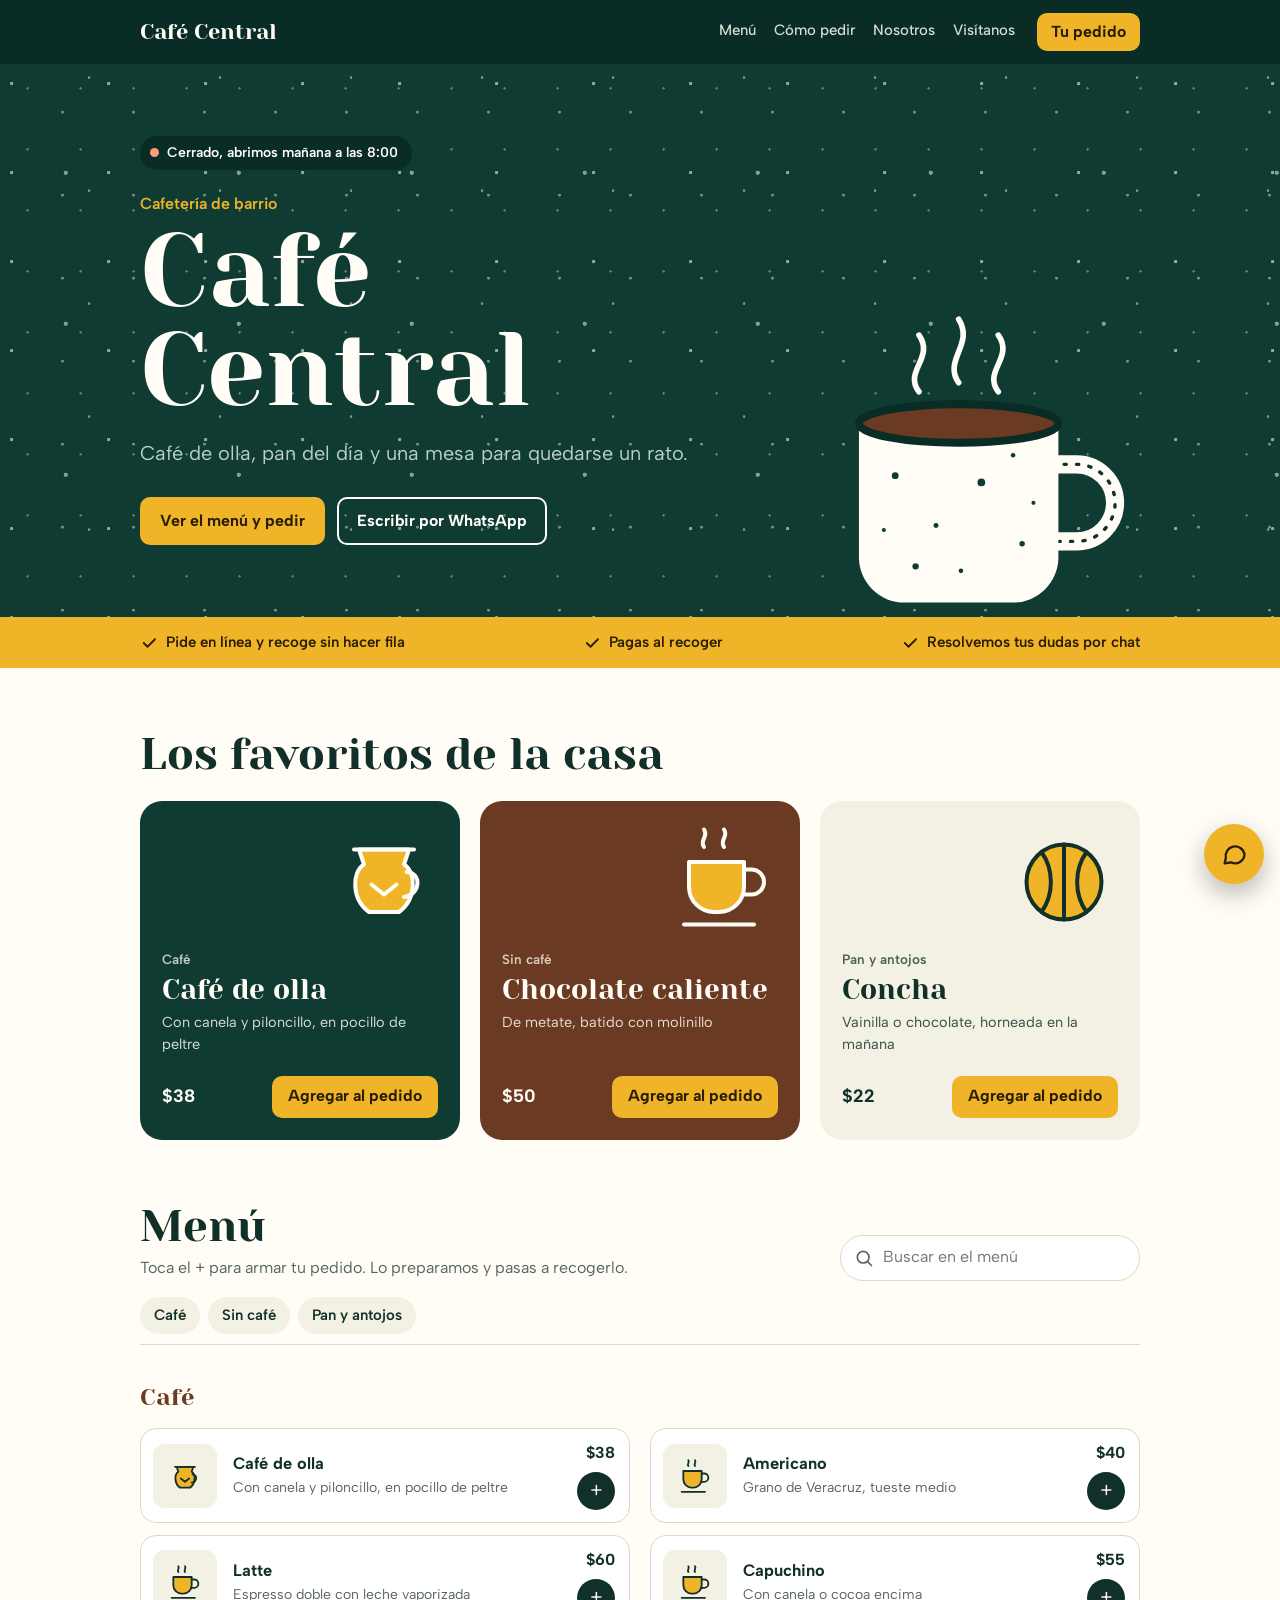
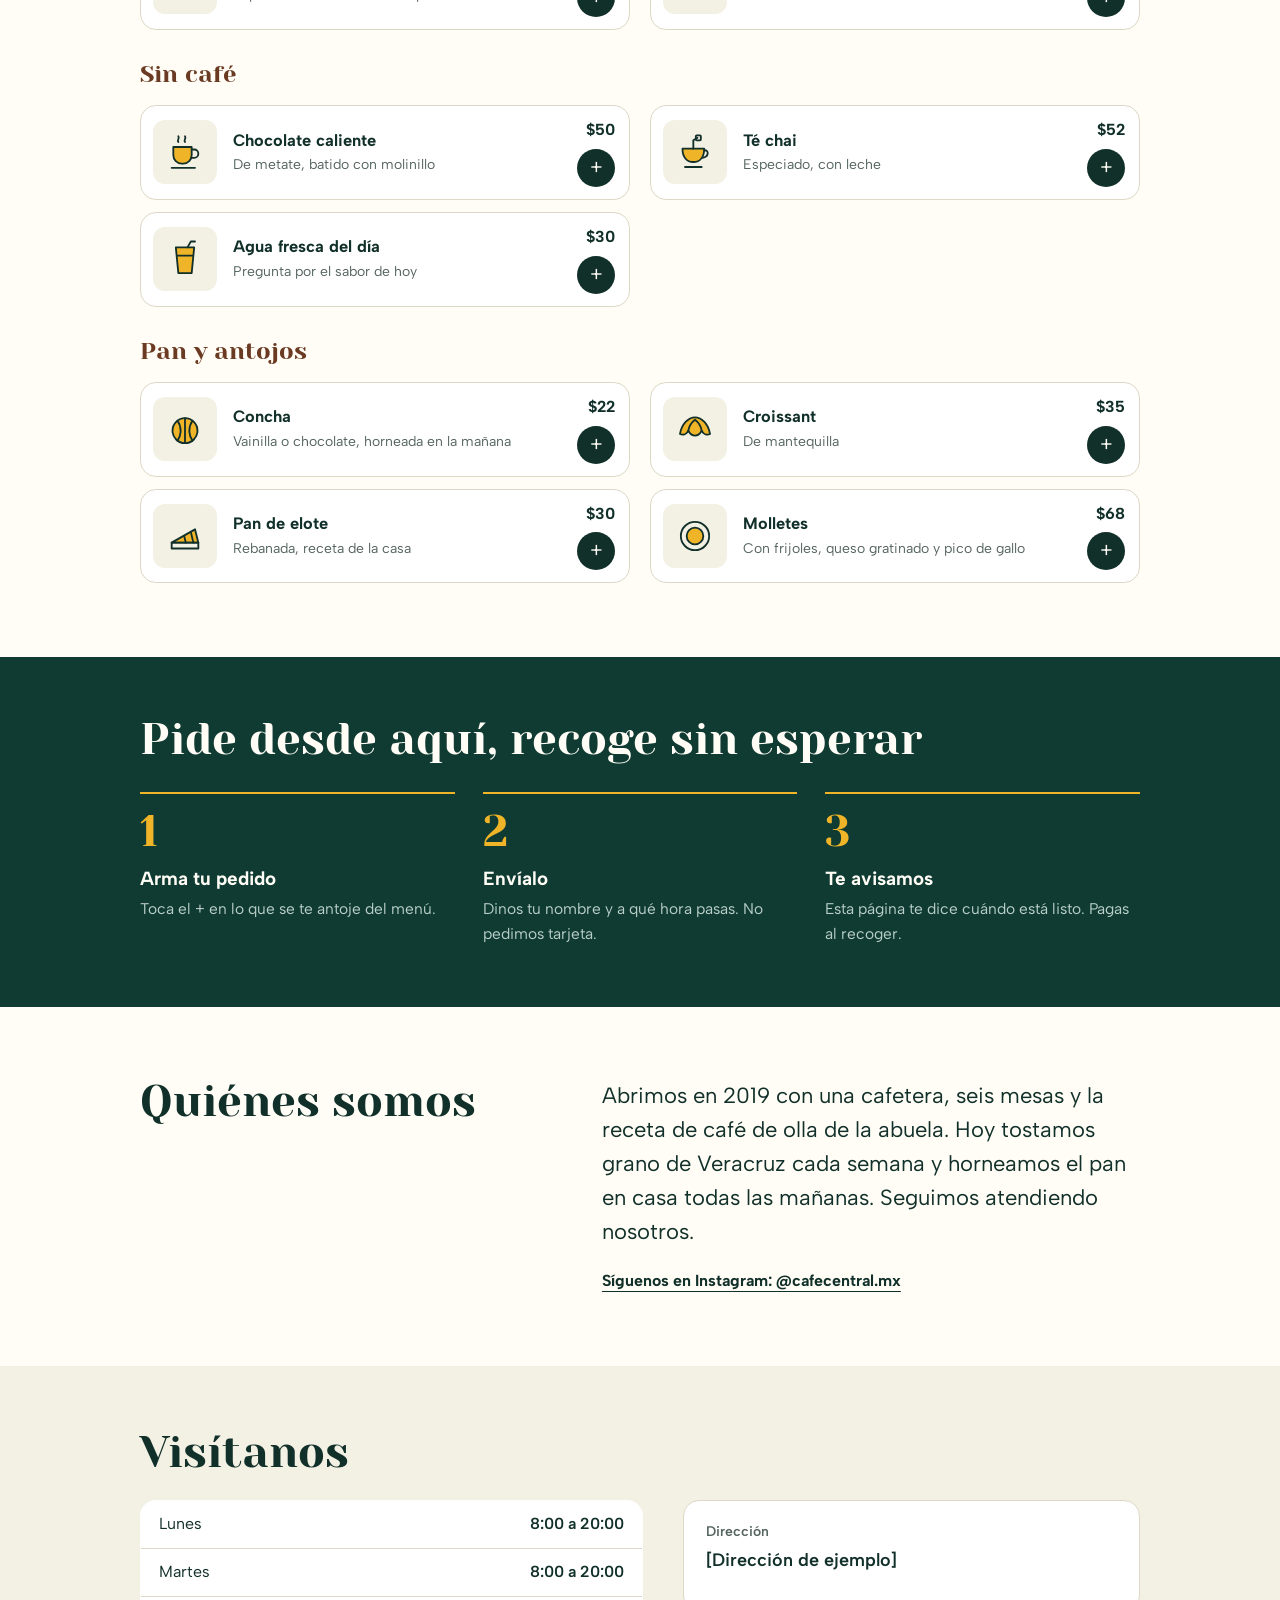
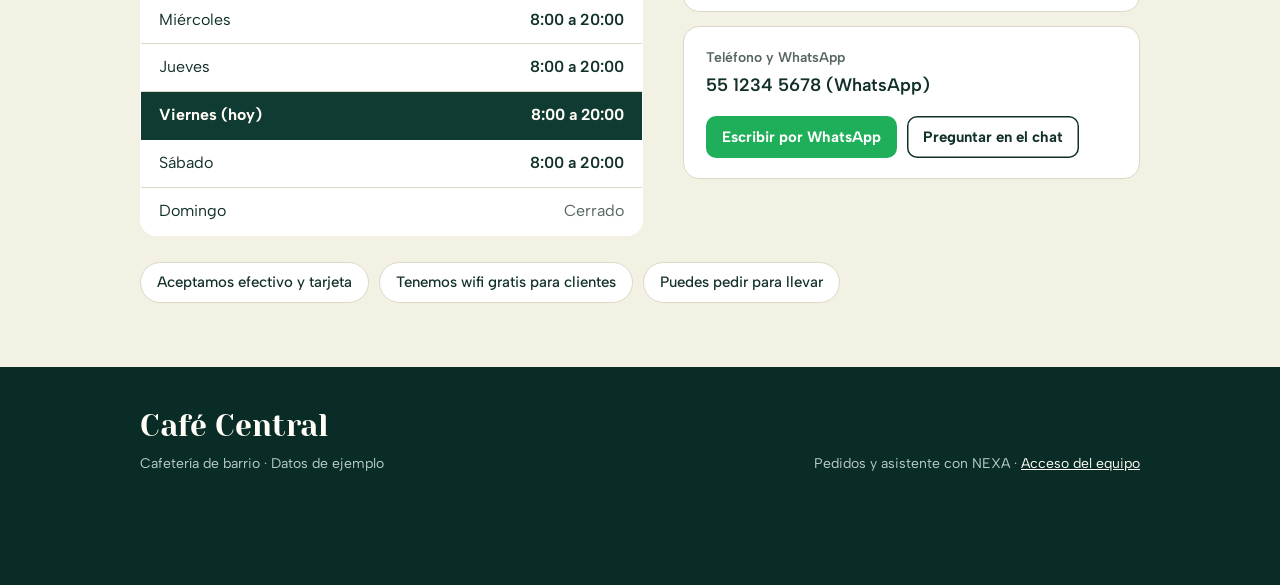
<file: index.html>
<!doctype html>
<html lang="es" data-tema="cafeteria">
<head>
<meta charset="utf-8">
<meta name="viewport" content="width=device-width,initial-scale=1">
<title>Bienvenido</title>
<meta name="description" content="Menú, horario y pedidos para recoger.">
<meta name="theme-color" content="#0A2C26">
<link rel="icon" href="data:image/svg+xml,%3Csvg xmlns='http://www.w3.org/2000/svg' viewBox='0 0 64 64'%3E%3Crect width='64' height='64' rx='14' fill='%230F3B33'/%3E%3Cpath d='M16 24h26v14a10 10 0 0 1-10 10h-6a10 10 0 0 1-10-10z' fill='%23FFFDF6'/%3E%3Cpath d='M42 28h3a5 5 0 0 1 0 10h-3' fill='none' stroke='%23FFFDF6' stroke-width='4'/%3E%3C/svg%3E">
<link rel="preconnect" href="https://fonts.googleapis.com">
<link rel="stylesheet" href="https://fonts.googleapis.com/css2?family=Albert+Sans:wght@400;500;600;700&family=Bowlby+One&family=Bricolage+Grotesque:opsz,wght@12..96,700&family=Marcellus&family=Yeseva+One&display=swap">
<link rel="stylesheet" href="site.css">
</head>
<body>
<header class="bar">
  <div class="wrap">
    <a class="name" href="#inicio" id="barName"></a>
    <nav aria-label="Secciones"><a href="#menu">Menú</a><a href="#como-pedir">Cómo pedir</a><a href="#nosotros" id="navAbout">Nosotros</a><a href="#visitanos">Visítanos</a></nav>
    <button class="cartbtn" id="cartBtn" type="button">Tu pedido <b id="cartCount" hidden>0</b></button>
  </div>
</header>

<main>
  <section class="hero" id="inicio">
    <div class="wrap">
      <div class="hero-text">
        <p class="status" id="status" hidden><i></i><span id="statusText"></span></p>
        <p class="giro" id="siteGiro" hidden></p>
        <h1 id="siteName">&nbsp;</h1>
        <p class="lema" id="siteLema" hidden></p>
        <div class="cta">
          <a class="btn" href="#menu">Ver el menú y pedir</a>
          <a class="btn ghost" id="heroWa" href="#" target="_blank" rel="noopener" hidden>Escribir por WhatsApp</a>
        </div>
      </div>
      <svg class="mug" viewBox="0 0 300 300" aria-hidden="true">
        <g class="steam" fill="none" stroke="#FFFDF6" stroke-width="5" stroke-linecap="round">
          <path d="M105 96c-14-18 14-30 0-50"/><path d="M140 88c-14-20 14-34 0-56"/><path d="M175 96c-14-18 14-30 0-50"/>
        </g>
        <path d="M222 160h22a34 34 0 0 1 0 68h-26" fill="none" stroke="#FFFDF6" stroke-width="16"/>
        <path d="M222 160h22a34 34 0 0 1 0 68h-26" fill="none" stroke="#12302A" stroke-width="3" stroke-dasharray="2 9" stroke-linecap="round"/>
        <path d="M52 124h176v118a40 40 0 0 1-40 40H92a40 40 0 0 1-40-40z" fill="#FFFDF6"/>
        <g fill="#0F3B33"><circle cx="84" cy="170" r="3"/><circle cx="120" cy="214" r="2.2"/><circle cx="160" cy="176" r="3.4"/><circle cx="196" cy="230" r="2.4"/><circle cx="102" cy="250" r="2.8"/><circle cx="188" cy="152" r="2"/><circle cx="142" cy="254" r="2"/><circle cx="74" cy="218" r="1.8"/><circle cx="206" cy="194" r="1.8"/></g>
        <ellipse cx="140" cy="124" rx="88" ry="17" fill="#6B3A22"/>
        <ellipse cx="140" cy="124" rx="88" ry="17" fill="none" stroke="#0A2C26" stroke-width="7"/>
      </svg>
    </div>
  </section>

  <div class="strip"><div class="wrap">
    <span><svg viewBox="0 0 24 24" aria-hidden="true"><path d="M5 12l5 5L20 7"/></svg>Pide en línea y recoge sin hacer fila</span>
    <span><svg viewBox="0 0 24 24" aria-hidden="true"><path d="M5 12l5 5L20 7"/></svg>Pagas al recoger</span>
    <span><svg viewBox="0 0 24 24" aria-hidden="true"><path d="M5 12l5 5L20 7"/></svg>Resolvemos tus dudas por chat</span>
  </div></div>

  <section class="favs wrap" id="favoritos" hidden>
    <h2>Los favoritos de la casa</h2>
    <div class="fav-grid" id="favGrid"></div>
  </section>

  <section class="menu wrap" id="menu">
    <div class="menu-head">
      <div><h2>Menú</h2><p class="lead">Toca el + para armar tu pedido. Lo preparamos y pasas a recogerlo.</p></div>
      <div class="search"><svg viewBox="0 0 24 24" aria-hidden="true"><circle cx="11" cy="11" r="7"/><path d="M16.5 16.5L21 21"/></svg>
        <label class="vh" for="find">Buscar en el menú</label><input type="search" id="find" placeholder="Buscar en el menú" autocomplete="off"></div>
    </div>
    <nav class="cats" id="cats" aria-label="Categorías del menú" hidden></nav>
    <div id="siteMenu"></div>
  </section>

  <section class="how" id="como-pedir">
    <div class="wrap">
      <h2>Pide desde aquí, recoge sin esperar</h2>
      <ol>
        <li><b>Arma tu pedido</b><span>Toca el + en lo que se te antoje del menú.</span></li>
        <li><b>Envíalo</b><span>Dinos tu nombre y a qué hora pasas. No pedimos tarjeta.</span></li>
        <li><b>Te avisamos</b><span>Esta página te dice cuándo está listo. Pagas al recoger.</span></li>
      </ol>
    </div>
  </section>

  <section class="about" id="nosotros" hidden>
    <div class="wrap">
      <h2>Quiénes somos</h2>
      <div><p id="siteHistoria"></p><a class="insta" id="siteInsta" target="_blank" rel="noopener" hidden></a></div>
    </div>
  </section>

  <section class="visit" id="visitanos">
    <div class="wrap">
      <h2>Visítanos</h2>
      <div class="grid">
        <div>
          <table class="hours" id="hoursTable" hidden><caption class="vh">Horario por día</caption><tbody></tbody></table>
          <div class="card" id="hoursText" hidden><h3>Horario</h3><p id="vHorario"></p></div>
        </div>
        <div>
          <div class="card"><h3>Dirección</h3><p id="vDir"></p><div class="acts"><a class="btn" id="mapBtn" target="_blank" rel="noopener" hidden>Cómo llegar</a></div></div>
          <div class="card"><h3>Teléfono y WhatsApp</h3><p id="vTel"></p><div class="acts"><a class="btn wa" id="waBtn" target="_blank" rel="noopener" hidden>Escribir por WhatsApp</a><button class="btn ghost" type="button" id="chatBtn">Preguntar en el chat</button></div></div>
        </div>
      </div>
      <ul class="tags" id="siteExtra" hidden></ul>
    </div>
  </section>
</main>

<footer>
  <div class="wrap">
    <span><span class="big" id="footName"></span><span id="footGiro"></span><span id="demoNote" hidden> · Datos de ejemplo</span></span>
    <span>Pedidos y asistente con NEXA · <a href="equipo.html">Acceso del equipo</a></span>
  </div>
</footer>

<button class="track" id="track" type="button" hidden><b id="trackTitle"></b><span id="trackSub"></span></button>

<div class="shade" id="shade" hidden></div>
<aside class="drawer" id="drawer" role="dialog" aria-modal="true" aria-labelledby="cartTitle" hidden>
  <header><h2 id="cartTitle">Arma tu pedido</h2><button class="x" id="closeCart" type="button" aria-label="Cerrar">×</button></header>
  <div class="body" id="cartBody"></div>
  <form class="foot" id="orderForm" hidden>
    <div><label class="l" for="oNombre">¿A nombre de quién?</label><input type="text" id="oNombre" maxlength="60" autocomplete="given-name" required></div>
    <div><label class="l" for="oHora">¿Cuándo pasas por él?</label>
      <select id="oHora"><option>Lo antes posible</option><option>En 15 minutos</option><option>En 30 minutos</option><option>En 1 hora</option></select></div>
    <div><label class="l" for="oNota">Algo que debamos saber (opcional)</label><textarea id="oNota" rows="2" maxlength="200" placeholder="Sin azúcar, leche deslactosada…"></textarea></div>
    <button class="btn" type="submit" id="sendOrder">Enviar pedido</button>
    <p class="note">Pagas al recoger. No pedimos tarjeta.</p>
  </form>
  <div class="foot" id="orderDone" hidden>
    <a class="btn wa" id="orderWa" href="#" target="_blank" rel="noopener" hidden>Avisar también por WhatsApp</a>
    <button class="btn ghost" type="button" id="newOrder">Hacer otro pedido</button>
  </div>
</aside>

<section class="widget" id="widget" aria-label="Chat con el asistente" hidden>
  <div class="chat-head">
    <div class="av" id="chatAv" aria-hidden="true"></div>
    <div><b id="chatName">Asistente</b><span>Asistente virtual · el equipo responde lo que yo no sepa</span></div>
    <button class="x" id="closeChat" type="button" aria-label="Cerrar chat">×</button>
  </div>
  <div class="log" id="log" aria-live="polite"></div>
  <div class="opts" id="opts" aria-label="Preguntas rápidas"></div>
  <form class="composer" id="askForm">
    <label for="q" class="vh">Tu pregunta</label>
    <input type="text" id="q" placeholder="Escribe tu pregunta…" autocomplete="off" maxlength="300">
    <button class="btn" type="submit" id="sendBtn">Enviar</button>
  </form>
</section>
<button class="fab" id="fab" type="button" aria-label="Abrir chat con el asistente" aria-expanded="false" aria-controls="widget">
  <svg viewBox="0 0 24 24" fill="none" stroke="currentColor" stroke-width="2" stroke-linecap="round" stroke-linejoin="round" aria-hidden="true"><path d="M21 12a8 8 0 0 1-11.6 7.1L4 20l1-4.6A8 8 0 1 1 21 12z"/></svg>
  <span class="dot" id="fabDot" hidden></span>
</button>
<div class="toast" id="toast" hidden></div>

<script src="nexa.js"></script>
<script src="site.js"></script>
</body>
</html>
</file>
<file: site.css>
/* Página del negocio. El estilo cambia con data-tema en <html>: cafeteria, taqueria, estetica, tienda. */
:root{
  --paper:#FFFDF6; --paper-2:#F3F0E4; --ink:#12302A; --muted:#56655F; --line:#DDD8C6;
  --band:#0F3B33; --band-2:#0A2C26; --band-fg:#FFFDF6; --band-muted:#B9CFC8;
  --accent:#F0B429; --accent-ink:#2B1E00; --warm:#6B3A22;
  --ok:#1F7A4D; --off:#A2452B;
  --f-display:"Yeseva One", Georgia, serif;
  --f-body:"Albert Sans", system-ui, -apple-system, "Segoe UI", sans-serif;
  --display-track:0; --r:10px;
}
:root[data-tema="taqueria"]{
  --paper:#FFF8EE; --paper-2:#FBEBD6; --ink:#2B0F1A; --muted:#6E4B58; --line:#EBD5BE;
  --band:#C2185B; --band-2:#9C1048; --band-fg:#FFF8EE; --band-muted:#F7C6D9;
  --accent:#FFC629; --accent-ink:#3A2500; --warm:#1E7A46;
  --f-display:"Bowlby One", Impact, sans-serif; --r:6px;
}
:root[data-tema="estetica"]{
  --paper:#FBF7F6; --paper-2:#F3E9E8; --ink:#2A1A2E; --muted:#6B5A6E; --line:#E5D6D6;
  --band:#3B2340; --band-2:#2B1830; --band-fg:#FBF7F6; --band-muted:#CDB9D0;
  --accent:#E9B7B2; --accent-ink:#3B2340; --warm:#8C5A6B;
  --f-display:"Marcellus", Georgia, serif; --display-track:.01em; --r:999px;
}
:root[data-tema="tienda"]{
  --paper:#F8FAFF; --paper-2:#E9EEFB; --ink:#0F1B3D; --muted:#4D5A7C; --line:#D3DBF0;
  --band:#1E3A8A; --band-2:#152B69; --band-fg:#F8FAFF; --band-muted:#B8C6EE;
  --accent:#FF8A3D; --accent-ink:#2B1200; --warm:#1E3A8A;
  --f-display:"Bricolage Grotesque", system-ui, sans-serif; --r:14px;
}
*{box-sizing:border-box}
[hidden]{display:none!important}
html{scroll-behavior:smooth;scroll-padding-top:120px}
body{margin:0;background:var(--paper);color:var(--ink);font-family:var(--f-body);font-size:16px;line-height:1.55;-webkit-text-size-adjust:100%}
button,input,textarea,select{font:inherit;color:inherit}
a{color:inherit}
:focus-visible{outline:3px solid var(--accent);outline-offset:2px}
.vh{position:absolute;width:1px;height:1px;overflow:hidden;clip:rect(0 0 0 0)}
.wrap{max-width:1040px;margin:0 auto;padding-inline:max(20px, env(safe-area-inset-left, 0px))}

/* barra superior */
.bar{position:sticky;top:0;z-index:20;background:var(--band-2);color:var(--band-fg)}
.bar .wrap{display:flex;align-items:center;gap:22px;min-height:64px}
.bar .name{font-family:var(--f-display);font-size:22px;text-decoration:none;margin-right:auto;letter-spacing:var(--display-track)}
.bar nav{display:flex;gap:18px}
.bar nav a{text-decoration:none;font-weight:500;font-size:15px;opacity:.85;padding:6px 0;border-bottom:2px solid transparent}
.bar nav a:hover{opacity:1;border-bottom-color:var(--accent)}
.cartbtn{border:0;background:var(--accent);color:var(--accent-ink);font-weight:700;border-radius:var(--r);min-height:38px;padding:0 14px;cursor:pointer;display:inline-flex;align-items:center;gap:8px}
.cartbtn b{background:var(--accent-ink);color:var(--accent);border-radius:999px;min-width:22px;height:22px;display:inline-grid;place-items:center;font-size:13px;padding:0 6px}
@media (max-width:760px){ .bar nav{display:none} }

/* portada */
.hero{background:var(--band);color:var(--band-fg);position:relative;overflow:hidden}
:root:not([data-tema]) .hero, :root[data-tema="cafeteria"] .hero{
  /* peltre: esmalte verde con motas blancas */
  background-image:
    radial-gradient(circle at 12% 22%, rgba(255,253,246,.55) 0 1.4px, transparent 2px),
    radial-gradient(circle at 68% 12%, rgba(255,253,246,.45) 0 1px, transparent 1.6px),
    radial-gradient(circle at 38% 72%, rgba(255,253,246,.5) 0 1.8px, transparent 2.4px),
    radial-gradient(circle at 88% 58%, rgba(255,253,246,.4) 0 1.2px, transparent 1.8px),
    radial-gradient(circle at 52% 40%, rgba(255,253,246,.35) 0 .9px, transparent 1.5px);
  background-size:97px 89px, 131px 113px, 173px 151px, 71px 83px, 53px 61px;
}
:root[data-tema="taqueria"] .hero{background-image:repeating-linear-gradient(135deg, transparent 0 22px, rgba(255,255,255,.07) 22px 44px)}
:root[data-tema="estetica"] .hero{background-image:radial-gradient(ellipse at 85% 10%, rgba(233,183,178,.28), transparent 55%)}
:root[data-tema="tienda"] .hero{background-image:linear-gradient(rgba(255,255,255,.06) 1px, transparent 1px), linear-gradient(90deg, rgba(255,255,255,.06) 1px, transparent 1px);background-size:36px 36px}
.hero .wrap{display:grid;grid-template-columns:1fr auto;align-items:end;gap:24px;padding-block:72px 0}
.hero-text{padding-bottom:72px;max-width:640px}
.status{display:inline-flex;align-items:center;gap:8px;font-weight:600;font-size:14px;background:var(--band-2);border-radius:999px;padding:6px 14px 6px 10px;margin:0 0 22px}
.status i{width:9px;height:9px;border-radius:50%;background:#7BE0A4}
.status.closed i{background:#FF9B7A}
.hero h1{font-family:var(--f-display);font-weight:400;font-size:clamp(46px, 9.5vw, 104px);line-height:.95;margin:0 0 18px;letter-spacing:var(--display-track);text-wrap:balance}
.giro{margin:0 0 6px;color:var(--accent);font-weight:600}
.lema{margin:0 0 28px;font-size:clamp(17px,2.2vw,20px);color:var(--band-muted);max-width:44ch}
.cta{display:flex;flex-wrap:wrap;gap:12px}
.btn{border:0;border-radius:var(--r);background:var(--accent);color:var(--accent-ink);font-weight:700;padding:0 20px;min-height:48px;cursor:pointer;display:inline-flex;align-items:center;gap:8px;text-decoration:none}
.btn:hover{filter:brightness(1.06)}
.btn:disabled{opacity:.5;cursor:not-allowed}
.btn.ghost{background:transparent;color:inherit;box-shadow:inset 0 0 0 2px currentColor}
.btn.wa{background:#1FAF5A;color:#fff}
.mug{width:min(340px,34vw);display:block;margin-bottom:-6px}
:root[data-tema]:not([data-tema="cafeteria"]) .mug{display:none}
.steam path{stroke-dasharray:60;animation:steam 5s ease-in-out infinite}
.steam path:nth-child(2){animation-delay:1.2s}.steam path:nth-child(3){animation-delay:2.3s}
@keyframes steam{0%{stroke-dashoffset:60;opacity:0}35%{opacity:.8}100%{stroke-dashoffset:-60;opacity:0}}
@media (max-width:720px){ .hero .wrap{grid-template-columns:1fr;padding-top:36px} .mug{width:170px;justify-self:end;margin-top:-70px} .hero-text{padding-bottom:20px} }

/* menú */
.menu{padding-block:56px 10px}
h2{font-family:var(--f-display);font-weight:400;font-size:clamp(30px,4.5vw,44px);line-height:1.05;margin:0 0 6px;letter-spacing:var(--display-track)}
.lead{margin:0 0 22px;color:var(--muted);max-width:56ch}
.cats{position:sticky;top:64px;z-index:10;background:var(--paper);display:flex;gap:8px;overflow-x:auto;padding:10px 0;margin-bottom:8px;border-bottom:1px solid var(--line);scrollbar-width:none}
.cats a{flex:none;text-decoration:none;font-weight:600;font-size:15px;padding:7px 14px;border-radius:999px;background:var(--paper-2)}
.cats a:hover{background:var(--band);color:var(--band-fg)}
.cat{padding-top:26px}
.cat h3{font-family:var(--f-display);font-weight:400;font-size:24px;margin:0 0 4px;color:var(--warm);letter-spacing:var(--display-track)}
.items{display:grid;grid-template-columns:1fr 1fr;gap:12px 20px;margin-top:12px}
@media (max-width:820px){ .items{grid-template-columns:1fr} }
.it{display:grid;grid-template-columns:64px 1fr auto;align-items:center;gap:6px 16px;padding:12px 14px 12px 12px;background:#fff;border:1px solid var(--line);border-radius:16px;transition:border-color .15s, box-shadow .15s}
.it:hover{border-color:var(--ink);box-shadow:0 6px 20px -12px rgba(0,0,0,.35)}
.thumb{grid-row:1 / span 2;width:64px;height:64px;border-radius:12px;background:var(--paper-2);display:grid;place-items:center;color:var(--ink);overflow:hidden}
.thumb svg{width:40px;height:40px;fill:none;stroke:currentColor;stroke-width:2.2;stroke-linecap:round;stroke-linejoin:round}
.thumb img{width:100%;height:100%;object-fit:cover}
.it .n{font-weight:700;font-size:16.5px;line-height:1.25;align-self:end}
.it .d{grid-column:2;color:var(--muted);font-size:14px;line-height:1.35;align-self:start}
.it .buy{grid-row:1 / span 2;grid-column:3;display:flex;flex-direction:column;align-items:flex-end;gap:6px}
.it .p{font-weight:700;font-variant-numeric:tabular-nums}
.add{min-width:38px;height:38px;border-radius:999px;border:0;background:var(--ink);color:var(--paper);font-size:20px;line-height:1;cursor:pointer;display:grid;place-items:center;padding:0 0 2px}
.add:hover{background:var(--band)}
.add.in{background:var(--accent);color:var(--accent-ink);font-size:14px;font-weight:700;padding:0 10px}
.menu-head{display:flex;flex-wrap:wrap;align-items:end;justify-content:space-between;gap:16px;margin-bottom:6px}
.menu-head .lead{margin:0}
.search{position:relative;flex:0 1 300px}
.search input{width:100%;min-height:46px;border:1.5px solid var(--line);border-radius:999px;background:#fff;padding:0 16px 0 42px}
.search svg{position:absolute;left:14px;top:13px;width:20px;height:20px;fill:none;stroke:var(--muted);stroke-width:2;stroke-linecap:round}

/* franja de datos */
.strip{background:var(--accent);color:var(--accent-ink);font-weight:600;font-size:15px}
.strip .wrap{display:flex;flex-wrap:wrap;gap:6px 36px;padding-block:14px;justify-content:space-between}
.strip span{display:inline-flex;align-items:center;gap:8px}
.strip svg{width:18px;height:18px;fill:none;stroke:currentColor;stroke-width:2.4;stroke-linecap:round;stroke-linejoin:round}

/* favoritos */
.favs{padding-block:64px 8px}
.fav-grid{display:grid;grid-template-columns:repeat(3,1fr);gap:20px;margin-top:22px}
@media (max-width:820px){ .fav-grid{grid-template-columns:1fr} }
.fav{background:var(--band);color:var(--band-fg);border-radius:22px;padding:22px;display:flex;flex-direction:column;gap:6px;position:relative;overflow:hidden;min-height:250px}
.fav:nth-child(2){background:var(--warm)}
.fav:nth-child(3){background:var(--paper-2);color:var(--ink)}
.fav .art{align-self:flex-end;width:120px;height:120px;margin:-6px -6px 6px 0;color:inherit}
.fav .art svg{width:100%;height:100%;fill:none;stroke:currentColor;stroke-width:1.6;stroke-linecap:round;stroke-linejoin:round}
.fav .art img{width:100%;height:100%;object-fit:cover;border-radius:16px}
.fav small{font-size:13.5px;font-weight:600;opacity:.75}
.fav b{font-family:var(--f-display);font-weight:400;font-size:28px;line-height:1.05;letter-spacing:var(--display-track)}
.fav p{margin:0;font-size:14.5px;opacity:.85;max-width:30ch}
.fav .row{margin-top:auto;padding-top:14px;display:flex;align-items:center;justify-content:space-between}
.fav .row span{font-weight:700;font-size:18px}
.fav .btn{min-height:42px;padding:0 16px}

/* cómo pedir */
.how{background:var(--band);color:var(--band-fg);margin-top:64px;padding-block:60px}
.how ol{list-style:none;margin:28px 0 0;padding:0;display:grid;grid-template-columns:repeat(3,1fr);gap:28px;counter-reset:s}
@media (max-width:760px){ .how ol{grid-template-columns:1fr;gap:22px} }
.how li{counter-increment:s;border-top:2px solid var(--accent);padding-top:16px}
.how li::before{content:counter(s);font-family:var(--f-display);font-size:44px;line-height:1;color:var(--accent);display:block;margin-bottom:10px}
.how li b{display:block;font-size:19px;margin-bottom:4px}
.how li span{color:var(--band-muted);font-size:15.5px}

/* nosotros */
.about{padding-block:72px}
.about .wrap{display:grid;grid-template-columns:1fr 1.3fr;gap:48px;align-items:start}
@media (max-width:760px){ .about .wrap{grid-template-columns:1fr;gap:16px} }
.about p{margin:0;font-size:clamp(18px,2.1vw,22px);line-height:1.55;max-width:46ch}
.about .insta{display:inline-block;margin-top:20px;font-weight:700;text-underline-offset:5px}
.empty{color:var(--muted);border:1px dashed var(--line);border-radius:12px;padding:18px;text-align:center}

/* visítanos */
.visit{background:var(--paper-2);padding-block:64px}
.visit .grid{display:grid;grid-template-columns:1.1fr 1fr;gap:40px;margin-top:24px}
@media (max-width:760px){ .visit .grid{grid-template-columns:1fr;gap:28px} }
.hours{width:100%;border-collapse:collapse;background:#fff;border-radius:16px;overflow:hidden;border:1px solid var(--line)}
.hours td{padding:11px 18px;border-bottom:1px solid var(--line);font-variant-numeric:tabular-nums}
.hours tr:last-child td{border-bottom:0}
.hours td:last-child{text-align:right;font-weight:600}
.hours tr.hoy td{background:var(--band);color:var(--band-fg);font-weight:700;border-bottom-color:var(--band)}
.hours tr.off td:last-child{color:var(--muted);font-weight:400}
.hours tr.hoy.off td:last-child{color:var(--band-muted)}
.card{background:#fff;border:1px solid var(--line);border-radius:16px;padding:20px 22px;display:flex;flex-direction:column;gap:4px}
.card + .card{margin-top:14px}
.card h3{font-size:14px;font-weight:600;color:var(--muted);margin:0}
.card p{margin:0;font-size:18px;font-weight:600}
.card .acts{display:flex;flex-wrap:wrap;gap:10px;margin-top:12px}
.card .btn{min-height:42px;padding:0 16px;font-size:15px}
.card .btn.ghost{box-shadow:inset 0 0 0 1.5px var(--ink)}
.tags{list-style:none;margin:26px 0 0;padding:0;display:flex;flex-wrap:wrap;gap:10px}
.tags li{background:#fff;border:1px solid var(--line);border-radius:999px;padding:8px 16px;font-size:15px;font-weight:500}
footer{background:var(--band-2);color:var(--band-muted);font-size:14px;padding-block:36px 110px}
footer .big{font-family:var(--f-display);font-size:30px;color:var(--band-fg);display:block;margin-bottom:4px;letter-spacing:var(--display-track)}
footer .wrap{display:flex;flex-wrap:wrap;gap:16px 24px;justify-content:space-between;align-items:end}
footer a{color:var(--band-fg)}

/* pedido en curso */
.track{position:fixed;left:16px;bottom:16px;z-index:30;background:var(--ink);color:var(--paper);border-radius:16px;padding:12px 18px;min-width:220px;max-width:min(340px, calc(100vw - 108px));box-shadow:0 10px 30px rgba(0,0,0,.25);border:0;text-align:left;cursor:pointer}
.track b{display:block;font-size:15px}.track span{font-size:13px;opacity:.8}

/* cajón del pedido */
.shade{position:fixed;inset:0;background:rgba(10,20,18,.5);z-index:40}
.drawer{position:fixed;top:0;right:0;bottom:0;width:min(420px,100vw);background:var(--paper);z-index:41;display:flex;flex-direction:column;box-shadow:-12px 0 40px rgba(0,0,0,.2);animation:slide .22s ease-out}
@keyframes slide{from{transform:translateX(30px);opacity:0}}
.drawer header{display:flex;align-items:center;justify-content:space-between;padding:18px 20px;border-bottom:1px solid var(--line)}
.drawer header h2{font-size:26px;margin:0}
.x{border:0;background:transparent;font-size:28px;line-height:1;cursor:pointer;width:40px;height:40px;border-radius:50%}
.x:hover{background:var(--paper-2)}
.drawer .body{flex:1;overflow:auto;padding:16px 20px;display:flex;flex-direction:column;gap:14px}
.line{display:grid;grid-template-columns:1fr auto auto;align-items:center;gap:12px;padding-bottom:12px;border-bottom:1px dashed var(--line)}
.line .n{font-weight:600}.line .p{font-variant-numeric:tabular-nums;font-weight:600}
.qty{display:inline-flex;align-items:center;border:1.5px solid var(--ink);border-radius:999px}
.qty button{border:0;background:transparent;width:32px;height:32px;cursor:pointer;font-size:18px;line-height:1}
.qty span{min-width:20px;text-align:center;font-weight:700;font-size:14px}
.total{display:flex;justify-content:space-between;font-size:20px;font-weight:700}
label.l{display:block;font-size:14px;font-weight:600;margin-bottom:5px}
.drawer input,.drawer select,.drawer textarea{width:100%;border:1.5px solid var(--line);background:#fff;border-radius:10px;padding:10px 12px;min-height:46px}
.drawer textarea{resize:vertical}
.drawer .foot{padding:16px 20px;border-top:1px solid var(--line);display:flex;flex-direction:column;gap:10px}
.drawer .foot .btn{justify-content:center}
.note{font-size:13.5px;color:var(--muted);margin:0}
.steps{list-style:none;margin:6px 0;padding:0;display:flex;flex-direction:column;gap:0}
.steps li{display:flex;gap:12px;align-items:center;padding:9px 0;color:var(--muted)}
.steps li i{width:14px;height:14px;border-radius:50%;border:2px solid var(--line);flex:none}
.steps li.done{color:var(--ink)}.steps li.done i{background:var(--ok);border-color:var(--ok)}
.steps li.now{color:var(--ink);font-weight:700}.steps li.now i{background:var(--accent);border-color:var(--accent);box-shadow:0 0 0 5px color-mix(in srgb, var(--accent) 30%, transparent)}
.ticket{background:var(--paper-2);border-radius:12px;padding:14px 16px;font-size:15px}
.ticket p{margin:0}

/* asistente */
.fab{position:fixed;right:16px;bottom:16px;z-index:35;width:60px;height:60px;border-radius:50%;border:0;background:var(--accent);color:var(--accent-ink);cursor:pointer;box-shadow:0 10px 26px rgba(0,0,0,.28);display:grid;place-items:center}
.fab svg{width:28px;height:28px}
.fab .dot{position:absolute;top:6px;right:6px;width:14px;height:14px;border-radius:50%;background:#E5484D;border:2px solid var(--paper)}
.widget{position:fixed;right:16px;bottom:88px;z-index:36;width:min(380px, calc(100vw - 32px));height:min(560px, calc(100dvh - 110px));background:var(--paper);border-radius:18px;box-shadow:0 18px 50px rgba(0,0,0,.3);display:flex;flex-direction:column;overflow:hidden;animation:pop .18s ease-out}
@keyframes pop{from{transform:translateY(10px);opacity:0}}
.chat-head{background:var(--band);color:var(--band-fg);display:flex;align-items:center;gap:12px;padding:12px 10px 12px 16px}
.chat-head .av{width:38px;height:38px;border-radius:50%;background:var(--accent);color:var(--accent-ink);display:grid;place-items:center;font-family:var(--f-display);font-size:18px;flex:none}
.chat-head > div:nth-child(2){flex:1;min-width:0}
.chat-head b{display:block;font-size:16px}
.chat-head span{font-size:12.5px;color:var(--band-muted)}
.chat-head .x{color:var(--band-fg)}.chat-head .x:hover{background:var(--band-2)}
.log{flex:1;overflow:auto;padding:14px;display:flex;flex-direction:column;gap:8px;background:var(--paper-2)}
.msg{max-width:84%;padding:9px 13px;border-radius:16px;font-size:15px;white-space:pre-wrap;overflow-wrap:anywhere}
.msg.u{align-self:flex-end;background:var(--band);color:var(--band-fg);border-bottom-right-radius:4px}
.msg.n,.msg.t{align-self:flex-start;background:#fff;border-bottom-left-radius:4px}
.msg.t{box-shadow:inset 3px 0 0 var(--accent)}
.tag{display:block;font-size:12px;font-weight:700;color:var(--warm);margin-bottom:2px}
.sys{align-self:center;font-size:12.5px;color:var(--muted)}
.typing{align-self:flex-start;font-size:13px;color:var(--muted);padding:4px 8px}
.opts{display:flex;gap:6px;overflow-x:auto;padding:8px 12px;border-top:1px solid var(--line);scrollbar-width:none}
.chip{flex:none;border:1.5px solid var(--line);background:var(--paper);border-radius:999px;padding:6px 12px;font-size:13.5px;font-weight:600;cursor:pointer}
.chip:hover{border-color:var(--ink)}
.composer{display:flex;gap:8px;padding:10px 12px;border-top:1px solid var(--line)}
.composer input{flex:1;min-width:0;border:1.5px solid var(--line);border-radius:999px;padding:0 14px;min-height:44px;background:#fff}
.composer .btn{min-height:44px;padding:0 16px;border-radius:999px}
.toast{position:fixed;left:50%;bottom:24px;transform:translateX(-50%);background:var(--ink);color:var(--paper);padding:10px 16px;border-radius:999px;font-size:14px;z-index:60;max-width:90vw}
@media (max-width:520px){ .widget{right:0;bottom:0;width:100vw;height:100dvh;border-radius:0} .widget:not([hidden]) ~ .fab{display:none} }
@media (prefers-reduced-motion: reduce){ *{animation:none!important;scroll-behavior:auto!important} }
</file>
